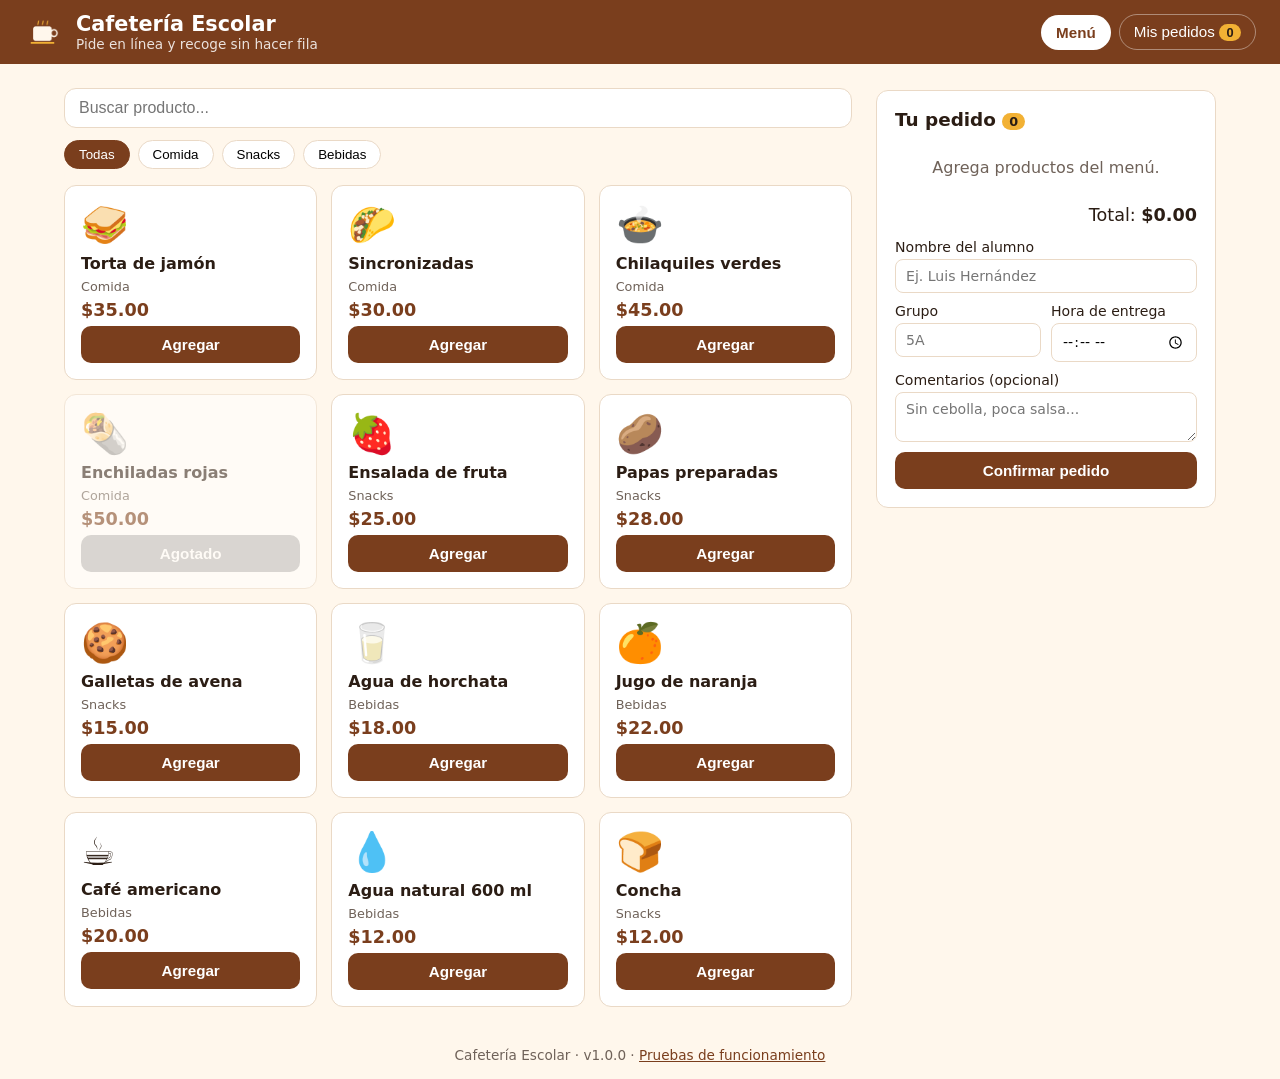
<file: index.html>
<!DOCTYPE html>
<html lang="es">
<head>
  <meta charset="UTF-8">
  <meta name="viewport" content="width=device-width, initial-scale=1.0">
  <meta name="description" content="Sistema de pedidos en línea de la Cafetería Escolar">
  <meta name="theme-color" content="#7a3e1d">
  <title>Cafetería Escolar | Pedidos en línea</title>
  <link rel="manifest" href="manifest.json">
  <link rel="icon" type="image/png" href="img/icon-192.png">
  <link rel="apple-touch-icon" href="img/icon-192.png">
  <link rel="stylesheet" href="css/styles.css">
</head>
<body>
  <header class="barra">
    <div class="marca">
      <img src="img/icon-192.png" alt="" width="40" height="40">
      <div>
        <h1>Cafetería Escolar</h1>
        <p>Pide en línea y recoge sin hacer fila</p>
      </div>
    </div>
    <nav>
      <button class="tab activo" data-vista="menu">Menú</button>
      <button class="tab" data-vista="pedidos">Mis pedidos <span id="contador-pedidos" class="pill">0</span></button>
      <button id="btn-instalar" class="btn-sec" hidden>Instalar app</button>
    </nav>
  </header>

  <div id="estado-red" class="estado-red" hidden>Sin conexión: estás usando la versión guardada</div>

  <main>
    <!-- VISTA MENÚ -->
    <section id="vista-menu" class="vista">
      <div class="contenido">
        <div class="filtros">
          <input id="buscar" type="search" placeholder="Buscar producto..." aria-label="Buscar producto">
          <div id="categorias" class="chips"></div>
        </div>
        <div id="lista-productos" class="grid"></div>
        <p id="sin-resultados" class="vacio" hidden>No hay productos que coincidan con la búsqueda.</p>
      </div>

      <aside class="carrito" aria-label="Carrito">
        <h2>Tu pedido <span id="total-articulos" class="pill">0</span></h2>
        <ul id="items-carrito"></ul>
        <p id="carrito-vacio" class="vacio">Agrega productos del menú.</p>
        <div class="total">Total: <strong id="total">$0.00</strong></div>

        <form id="form-pedido" novalidate>
          <label>Nombre del alumno
            <input id="nombre" name="nombre" autocomplete="name" placeholder="Ej. Luis Hernández">
          </label>
          <div class="fila">
            <label>Grupo
              <input id="grupo" name="grupo" maxlength="2" placeholder="5A">
            </label>
            <label>Hora de entrega
              <input id="hora" name="hora" type="time" min="07:00" max="15:00">
            </label>
          </div>
          <label>Comentarios (opcional)
            <textarea id="comentarios" name="comentarios" rows="2" placeholder="Sin cebolla, poca salsa..."></textarea>
          </label>
          <ul id="errores" class="errores" role="alert"></ul>
          <button type="submit" class="btn-prim">Confirmar pedido</button>
        </form>
      </aside>
    </section>

    <!-- VISTA PEDIDOS -->
    <section id="vista-pedidos" class="vista" hidden>
      <div class="contenido ancho">
        <div class="titulo-seccion">
          <h2>Historial de pedidos</h2>
          <button id="btn-borrar-historial" class="btn-sec">Borrar historial</button>
        </div>
        <div id="lista-pedidos"></div>
        <p id="pedidos-vacio" class="vacio">Todavía no has hecho pedidos.</p>
      </div>
    </section>
  </main>

  <dialog id="dialogo-confirmacion">
    <h2>¡Pedido confirmado!</h2>
    <p>Tu folio es <strong id="folio"></strong></p>
    <p>Muéstralo en la ventanilla a la hora indicada.</p>
    <button id="cerrar-dialogo" class="btn-prim">Aceptar</button>
  </dialog>

  <div id="aviso" class="aviso" role="status" hidden></div>

  <footer>
    Cafetería Escolar · v1.0.0 · <a href="pruebas.html">Pruebas de funcionamiento</a>
  </footer>

  <script src="js/datos-respaldo.js"></script>
  <script src="js/carrito.js"></script>
  <script src="js/app.js"></script>
</body>
</html>
</file>
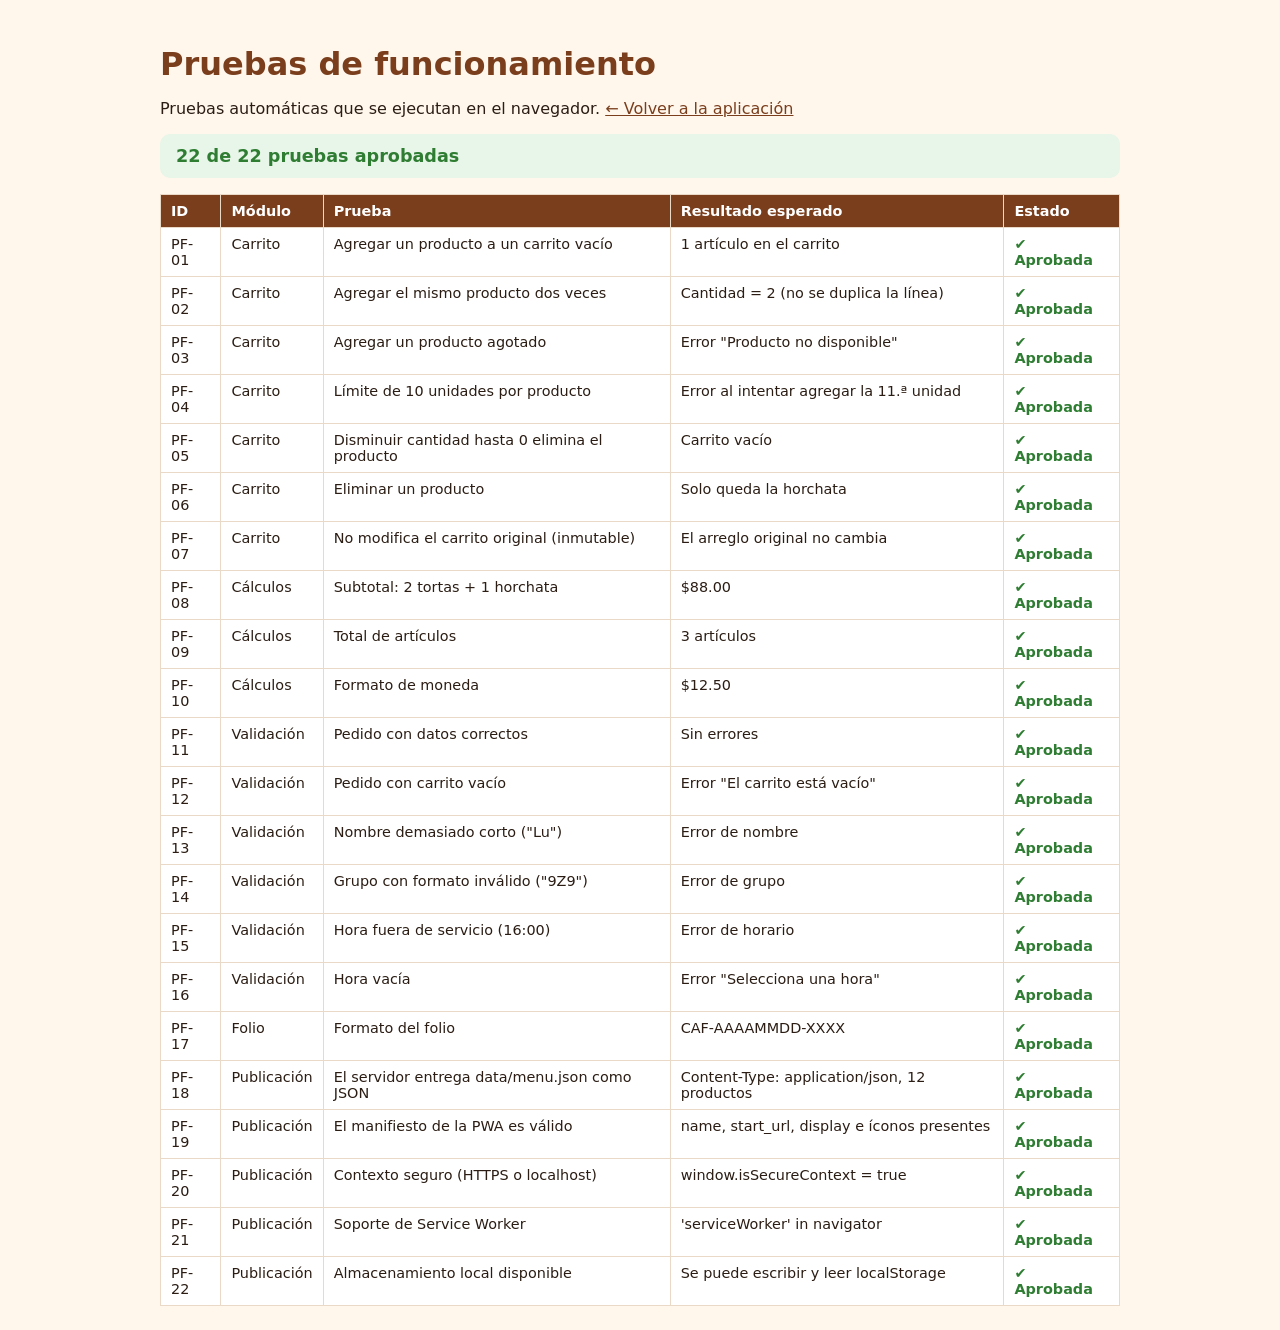
<file: pruebas.html>
<!DOCTYPE html>
<html lang="es">
<head>
  <meta charset="UTF-8">
  <meta name="viewport" content="width=device-width, initial-scale=1.0">
  <title>Pruebas de funcionamiento | Cafetería Escolar</title>
  <link rel="icon" type="image/png" href="img/icon-192.png">
  <style>
    body { font-family: system-ui, Arial, sans-serif; background: #fff7ec; color: #2b1d14; margin: 0; padding: 24px; }
    .caja { max-width: 960px; margin: 0 auto; }
    h1 { color: #7a3e1d; margin-bottom: 4px; }
    .resumen { font-size: 1.1rem; padding: 12px 16px; border-radius: 10px; margin: 16px 0; font-weight: 600; }
    .ok-total { background: #e8f5e9; color: #2e7d32; }
    .fallo-total { background: #fdecea; color: #b3261e; }
    table { width: 100%; border-collapse: collapse; background: #fff; }
    th, td { border: 1px solid #ead9c6; padding: 8px 10px; text-align: left; font-size: .9rem; vertical-align: top; }
    th { background: #7a3e1d; color: #fff; }
    .ok { color: #2e7d32; font-weight: 700; }
    .fallo { color: #b3261e; font-weight: 700; }
    a { color: #7a3e1d; }
  </style>
</head>
<body>
<div class="caja">
  <h1>Pruebas de funcionamiento</h1>
  <p>Pruebas automáticas que se ejecutan en el navegador. <a href="index.html">← Volver a la aplicación</a></p>
  <div id="resumen" class="resumen">Ejecutando pruebas...</div>
  <table>
    <thead><tr><th>ID</th><th>Módulo</th><th>Prueba</th><th>Resultado esperado</th><th>Estado</th></tr></thead>
    <tbody id="resultados"></tbody>
  </table>
</div>

<script src="js/datos-respaldo.js"></script>
<script src="js/carrito.js"></script>
<script>
  const pruebas = [];
  const prueba = (modulo, nombre, esperado, fn) => pruebas.push({ modulo, nombre, esperado, fn });
  const igual = (a, b) => { if (JSON.stringify(a) !== JSON.stringify(b)) throw new Error(`Se esperaba ${JSON.stringify(b)} y se obtuvo ${JSON.stringify(a)}`); };
  const verdadero = (c, msg) => { if (!c) throw new Error(msg || 'La condición no se cumplió'); };

  const torta = MENU_RESPALDO[0];        // $35
  const horchata = MENU_RESPALDO[7];     // $18
  const enchiladas = MENU_RESPALDO[3];   // agotado
  const datosOk = { nombre: 'Luis Hernández', grupo: '5A', hora: '10:30' };

  // --- Carrito ---
  prueba('Carrito', 'Agregar un producto a un carrito vacío', '1 artículo en el carrito', () => {
    const c = Carrito.agregar([], torta);
    igual(c.length, 1); igual(c[0].cantidad, 1);
  });
  prueba('Carrito', 'Agregar el mismo producto dos veces', 'Cantidad = 2 (no se duplica la línea)', () => {
    const c = Carrito.agregar(Carrito.agregar([], torta), torta);
    igual(c.length, 1); igual(c[0].cantidad, 2);
  });
  prueba('Carrito', 'Agregar un producto agotado', 'Error "Producto no disponible"', () => {
    let error = null;
    try { Carrito.agregar([], enchiladas); } catch (e) { error = e.message; }
    igual(error, 'Producto no disponible');
  });
  prueba('Carrito', 'Límite de 10 unidades por producto', 'Error al intentar agregar la 11.ª unidad', () => {
    let c = [];
    for (let i = 0; i < 10; i++) c = Carrito.agregar(c, torta);
    let error = null;
    try { Carrito.agregar(c, torta); } catch (e) { error = e.message; }
    verdadero(error && error.includes('Máximo'), 'No se lanzó el error de límite');
  });
  prueba('Carrito', 'Disminuir cantidad hasta 0 elimina el producto', 'Carrito vacío', () => {
    const c = Carrito.cambiarCantidad(Carrito.agregar([], torta), torta.id, -1);
    igual(c.length, 0);
  });
  prueba('Carrito', 'Eliminar un producto', 'Solo queda la horchata', () => {
    let c = Carrito.agregar(Carrito.agregar([], torta), horchata);
    c = Carrito.eliminar(c, torta.id);
    igual(c.map(i => i.id), [horchata.id]);
  });
  prueba('Carrito', 'No modifica el carrito original (inmutable)', 'El arreglo original no cambia', () => {
    const original = Carrito.agregar([], torta);
    Carrito.agregar(original, torta);
    igual(original[0].cantidad, 1);
  });

  // --- Cálculos ---
  prueba('Cálculos', 'Subtotal: 2 tortas + 1 horchata', '$88.00', () => {
    let c = Carrito.agregar(Carrito.agregar(Carrito.agregar([], torta), torta), horchata);
    igual(Carrito.formatoMoneda(Carrito.subtotal(c)), '$88.00');
  });
  prueba('Cálculos', 'Total de artículos', '3 artículos', () => {
    let c = Carrito.agregar(Carrito.agregar(Carrito.agregar([], torta), torta), horchata);
    igual(Carrito.totalArticulos(c), 3);
  });
  prueba('Cálculos', 'Formato de moneda', '$12.50', () => igual(Carrito.formatoMoneda(12.5), '$12.50'));

  // --- Validación ---
  const carritoLleno = Carrito.agregar([], torta);
  prueba('Validación', 'Pedido con datos correctos', 'Sin errores', () => igual(Carrito.validarPedido(datosOk, carritoLleno), []));
  prueba('Validación', 'Pedido con carrito vacío', 'Error "El carrito está vacío"', () => {
    verdadero(Carrito.validarPedido(datosOk, []).includes('El carrito está vacío'));
  });
  prueba('Validación', 'Nombre demasiado corto ("Lu")', 'Error de nombre', () => {
    verdadero(Carrito.validarPedido({ ...datosOk, nombre: 'Lu' }, carritoLleno).length === 1);
  });
  prueba('Validación', 'Grupo con formato inválido ("9Z9")', 'Error de grupo', () => {
    verdadero(Carrito.validarPedido({ ...datosOk, grupo: '9Z9' }, carritoLleno)[0].startsWith('Grupo inválido'));
  });
  prueba('Validación', 'Hora fuera de servicio (16:00)', 'Error de horario', () => {
    verdadero(Carrito.validarPedido({ ...datosOk, hora: '16:00' }, carritoLleno)[0].includes('07:00 a 15:00'));
  });
  prueba('Validación', 'Hora vacía', 'Error "Selecciona una hora"', () => {
    verdadero(Carrito.validarPedido({ ...datosOk, hora: '' }, carritoLleno)[0].startsWith('Selecciona'));
  });

  // --- Folio ---
  prueba('Folio', 'Formato del folio', 'CAF-AAAAMMDD-XXXX', () => {
    verdadero(/^CAF-\d{8}-\d{4}$/.test(Carrito.generarFolio()), 'Formato incorrecto');
  });

  // --- Publicación / entorno ---
  prueba('Publicación', 'El servidor entrega data/menu.json como JSON', 'Content-Type: application/json, 12 productos', async () => {
    if (location.protocol === 'file:') throw new Error('Abre esta página desde un servidor web (no con doble clic)');
    const r = await fetch('data/menu.json', { cache: 'no-store' });
    verdadero(r.ok, 'HTTP ' + r.status);
    verdadero((r.headers.get('content-type') || '').includes('application/json'), 'Content-Type: ' + r.headers.get('content-type'));
    igual((await r.json()).length, 12);
  });
  prueba('Publicación', 'El manifiesto de la PWA es válido', 'name, start_url, display e íconos presentes', async () => {
    if (location.protocol === 'file:') throw new Error('Abre esta página desde un servidor web');
    const m = await (await fetch('manifest.json', { cache: 'no-store' })).json();
    verdadero(m.name && m.start_url && m.display === 'standalone' && m.icons.length >= 2, 'Faltan campos');
  });
  prueba('Publicación', 'Contexto seguro (HTTPS o localhost)', 'window.isSecureContext = true', () => {
    verdadero(window.isSecureContext, 'Se requiere HTTPS para el Service Worker');
  });
  prueba('Publicación', 'Soporte de Service Worker', "'serviceWorker' in navigator", () => {
    verdadero('serviceWorker' in navigator, 'El navegador no soporta Service Workers');
  });
  prueba('Publicación', 'Almacenamiento local disponible', 'Se puede escribir y leer localStorage', () => {
    localStorage.setItem('__prueba', '1');
    igual(localStorage.getItem('__prueba'), '1');
    localStorage.removeItem('__prueba');
  });

  (async () => {
    const tbody = document.getElementById('resultados');
    let ok = 0;
    for (let i = 0; i < pruebas.length; i++) {
      const p = pruebas[i];
      let estado, detalle = '';
      try { await p.fn(); estado = true; ok++; } catch (e) { estado = false; detalle = e.message; }
      tbody.insertAdjacentHTML('beforeend', `<tr>
        <td>PF-${String(i + 1).padStart(2, '0')}</td><td>${p.modulo}</td><td>${p.nombre}</td><td>${p.esperado}</td>
        <td class="${estado ? 'ok' : 'fallo'}">${estado ? '✔ Aprobada' : '✘ Falló'}${detalle ? '<br><small>' + detalle + '</small>' : ''}</td></tr>`);
    }
    const r = document.getElementById('resumen');
    r.textContent = `${ok} de ${pruebas.length} pruebas aprobadas`;
    r.className = 'resumen ' + (ok === pruebas.length ? 'ok-total' : 'fallo-total');
    document.title = `${ok}/${pruebas.length} | Pruebas`;
  })();
</script>
</body>
</html>
</file>
<file: css/styles.css>
:root {
  --cafe: #7a3e1d;
  --cafe-osc: #5a2c13;
  --crema: #fff7ec;
  --ambar: #f2b134;
  --texto: #2b1d14;
  --gris: #6f6259;
  --borde: #ead9c6;
  --error: #b3261e;
  --ok: #2e7d32;
  --radio: 12px;
}
* { box-sizing: border-box; }
body {
  margin: 0;
  font-family: system-ui, -apple-system, "Segoe UI", Roboto, Arial, sans-serif;
  background: var(--crema);
  color: var(--texto);
  min-height: 100vh;
  display: flex;
  flex-direction: column;
}
.barra {
  background: var(--cafe);
  color: #fff;
  padding: 12px 24px;
  display: flex;
  justify-content: space-between;
  align-items: center;
  flex-wrap: wrap;
  gap: 12px;
  position: sticky; top: 0; z-index: 5;
}
.marca { display: flex; align-items: center; gap: 12px; }
.marca img { border-radius: 10px; }
.marca h1 { margin: 0; font-size: 1.3rem; }
.marca p { margin: 0; font-size: .85rem; opacity: .85; }
nav { display: flex; gap: 8px; align-items: center; }
.tab {
  background: transparent; color: #fff; border: 1px solid rgba(255,255,255,.4);
  padding: 8px 14px; border-radius: 999px; cursor: pointer; font-size: .95rem;
}
.tab.activo { background: #fff; color: var(--cafe); font-weight: 600; }
.pill {
  display: inline-block; min-width: 22px; padding: 1px 7px; border-radius: 999px;
  background: var(--ambar); color: var(--texto); font-size: .8rem; font-weight: 700; text-align: center;
}
.estado-red { background: #ffe9b3; text-align: center; padding: 8px; font-size: .9rem; }
main { flex: 1; }
.vista { display: flex; gap: 24px; padding: 24px; max-width: 1200px; margin: 0 auto; align-items: flex-start; }
.vista[hidden] { display: none; }
.contenido { flex: 1; min-width: 0; }
.contenido.ancho { max-width: 900px; margin: 0 auto; }
.filtros { display: flex; flex-direction: column; gap: 12px; margin-bottom: 16px; }
#buscar {
  padding: 10px 14px; border: 1px solid var(--borde); border-radius: var(--radio); font-size: 1rem; background: #fff;
}
.chips { display: flex; gap: 8px; flex-wrap: wrap; }
.chip {
  border: 1px solid var(--borde); background: #fff; padding: 6px 14px; border-radius: 999px; cursor: pointer;
}
.chip.activo { background: var(--cafe); color: #fff; border-color: var(--cafe); }
.grid { display: grid; grid-template-columns: repeat(auto-fill, minmax(190px, 1fr)); gap: 14px; }
.producto {
  background: #fff; border: 1px solid var(--borde); border-radius: var(--radio); padding: 16px;
  display: flex; flex-direction: column; gap: 6px;
}
.producto .emoji { font-size: 2.4rem; }
.producto h3 { margin: 0; font-size: 1rem; }
.producto .cat { font-size: .8rem; color: var(--gris); }
.producto .precio { font-weight: 700; color: var(--cafe); font-size: 1.1rem; }
.producto.agotado { opacity: .55; }
.btn-prim, .btn-agregar {
  background: var(--cafe); color: #fff; border: 0; border-radius: 10px; padding: 10px 14px;
  cursor: pointer; font-weight: 600; font-size: .95rem;
}
.btn-prim:hover, .btn-agregar:hover { background: var(--cafe-osc); }
.btn-agregar:disabled { background: #bbb; cursor: not-allowed; }
.btn-sec {
  background: #fff; color: var(--cafe); border: 1px solid var(--cafe); border-radius: 10px;
  padding: 8px 12px; cursor: pointer; font-weight: 600;
}
.carrito {
  width: 340px; flex-shrink: 0; background: #fff; border: 1px solid var(--borde); border-radius: var(--radio);
  padding: 18px; position: sticky; top: 90px;
}
.carrito h2 { margin-top: 0; font-size: 1.15rem; }
#items-carrito { list-style: none; padding: 0; margin: 0; }
#items-carrito li {
  display: grid; grid-template-columns: 1fr auto; gap: 4px; padding: 8px 0; border-bottom: 1px dashed var(--borde);
}
.cant { display: flex; align-items: center; gap: 6px; }
.cant button {
  width: 26px; height: 26px; border-radius: 50%; border: 1px solid var(--borde); background: #fff; cursor: pointer;
}
.item-sub { font-size: .85rem; color: var(--gris); }
.total { margin: 14px 0; font-size: 1.1rem; text-align: right; }
form label { display: flex; flex-direction: column; gap: 4px; font-size: .88rem; margin-bottom: 10px; }
form input, form textarea {
  padding: 8px 10px; border: 1px solid var(--borde); border-radius: 8px; font: inherit;
}
.fila { display: flex; gap: 10px; }
.fila label { flex: 1; min-width: 0; }
form input, form textarea { width: 100%; }
form .btn-prim { width: 100%; }
.errores { color: var(--error); font-size: .85rem; padding-left: 18px; margin: 4px 0 10px; }
.vacio { color: var(--gris); text-align: center; padding: 12px; }
.titulo-seccion { display: flex; justify-content: space-between; align-items: center; }
.pedido {
  background: #fff; border: 1px solid var(--borde); border-radius: var(--radio); padding: 16px; margin-bottom: 12px;
}
.pedido header { display: flex; justify-content: space-between; flex-wrap: wrap; gap: 8px; }
.pedido .folio { font-weight: 700; color: var(--cafe); }
.pedido ul { margin: 8px 0; }
.estado { padding: 2px 10px; border-radius: 999px; font-size: .8rem; background: #e8f5e9; color: var(--ok); font-weight: 600; }
dialog { border: 0; border-radius: var(--radio); padding: 24px; text-align: center; max-width: 360px; }
dialog::backdrop { background: rgba(0,0,0,.4); }
.aviso {
  position: fixed; bottom: 20px; left: 50%; transform: translateX(-50%);
  background: var(--texto); color: #fff; padding: 10px 18px; border-radius: 999px; font-size: .9rem;
}
footer { text-align: center; padding: 16px; font-size: .85rem; color: var(--gris); }
footer a { color: var(--cafe); }

@media (max-width: 820px) {
  .vista { flex-direction: column; padding: 14px; align-items: stretch; }
  .carrito { width: 100%; position: static; }
  .barra { padding: 10px 14px; }
}
</file>
